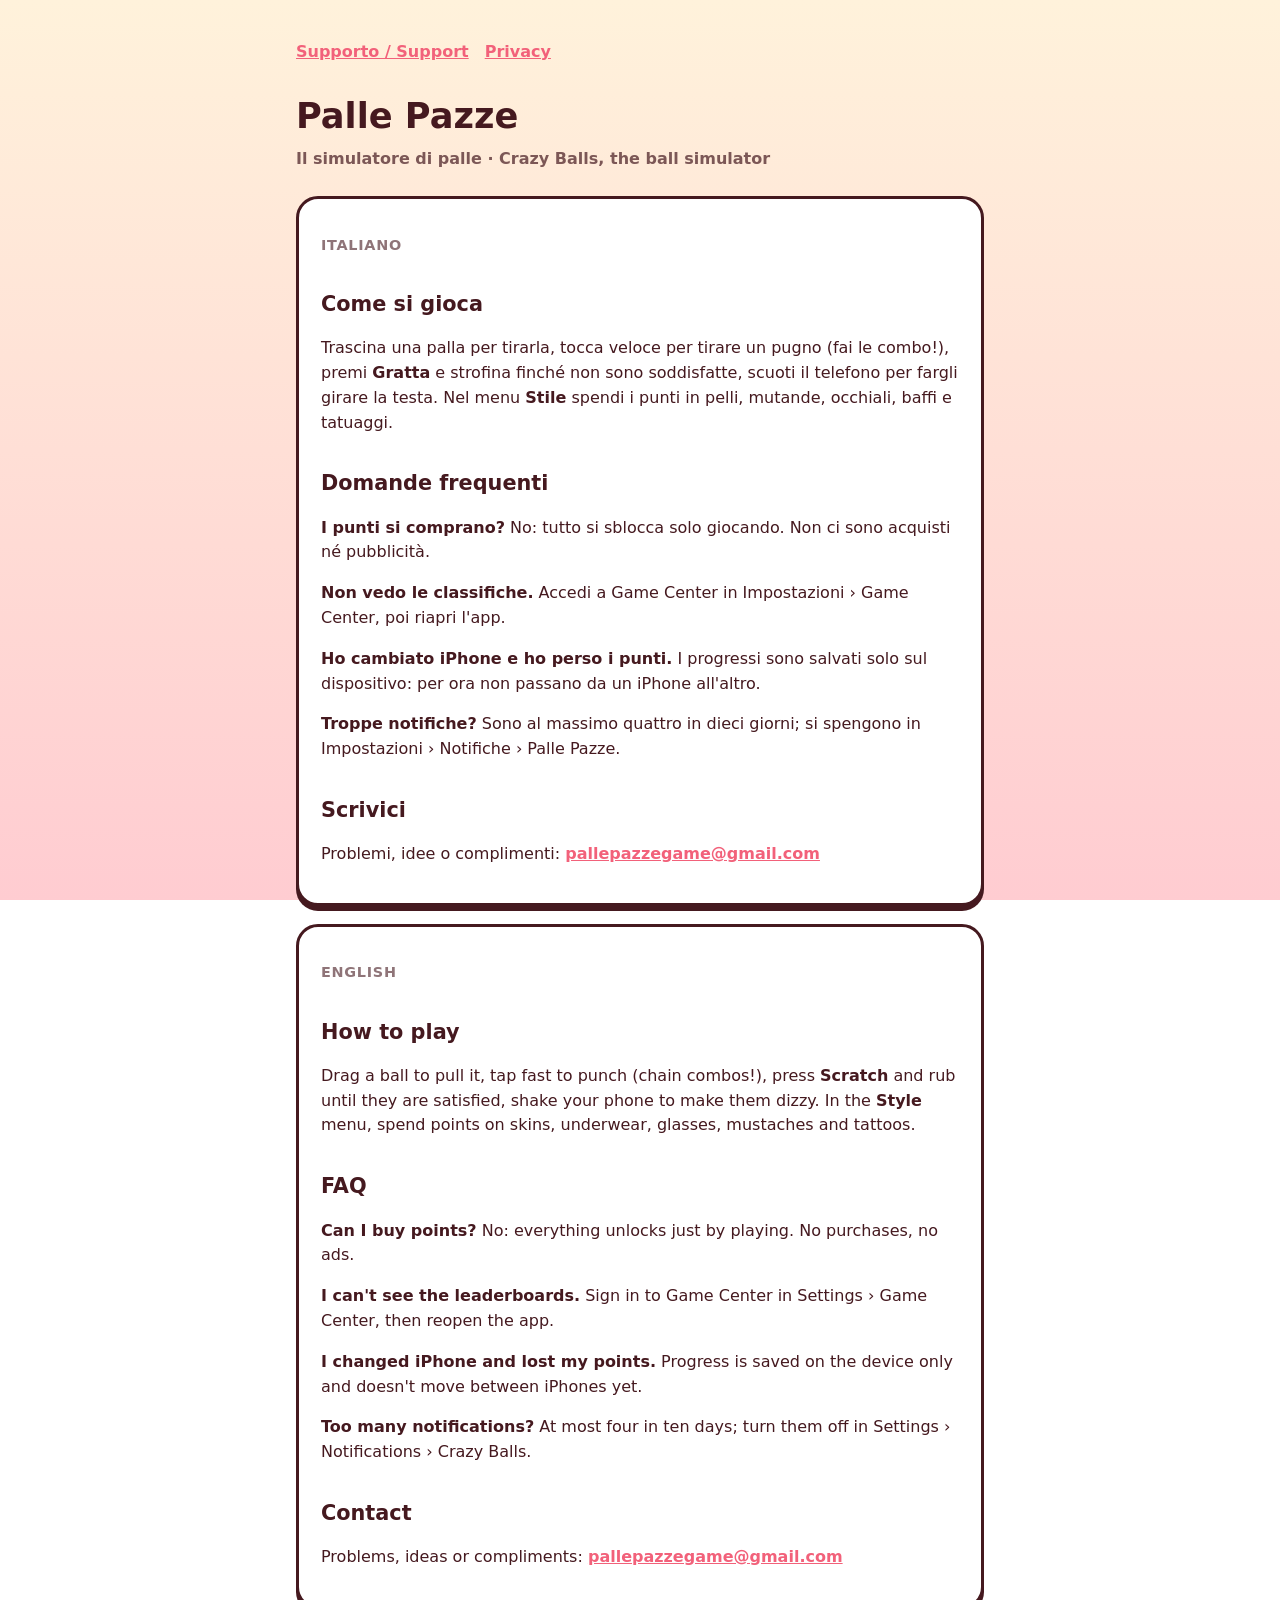
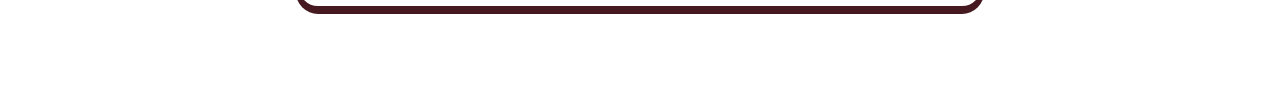
<file: index.html>
<!doctype html>
<html lang="it"><head><meta charset="utf-8"><meta name="viewport" content="width=device-width, initial-scale=1">
<title>Palle Pazze – Supporto</title><link rel="stylesheet" href="style.css"></head>
<body><main>
<nav><a href="index.html">Supporto / Support</a><a href="privacy.html">Privacy</a></nav>
<h1>Palle Pazze</h1>
<p class="sub">Il simulatore di palle · Crazy Balls, the ball simulator</p>

<div class="card">
<p class="lang">Italiano</p>
<h2>Come si gioca</h2>
<p>Trascina una palla per tirarla, tocca veloce per tirare un pugno (fai le combo!), premi <b>Gratta</b> e strofina
finché non sono soddisfatte, scuoti il telefono per fargli girare la testa. Nel menu <b>Stile</b> spendi i punti in
pelli, mutande, occhiali, baffi e tatuaggi.</p>
<h2>Domande frequenti</h2>
<p><b>I punti si comprano?</b> No: tutto si sblocca solo giocando. Non ci sono acquisti né pubblicità.</p>
<p><b>Non vedo le classifiche.</b> Accedi a Game Center in Impostazioni › Game Center, poi riapri l'app.</p>
<p><b>Ho cambiato iPhone e ho perso i punti.</b> I progressi sono salvati solo sul dispositivo: per ora non passano da un iPhone all'altro.</p>
<p><b>Troppe notifiche?</b> Sono al massimo quattro in dieci giorni; si spengono in Impostazioni › Notifiche › Palle Pazze.</p>
<h2>Scrivici</h2>
<p>Problemi, idee o complimenti: <a href="mailto:pallepazzegame@gmail.com">pallepazzegame@gmail.com</a></p>
</div>

<div class="card">
<p class="lang">English</p>
<h2>How to play</h2>
<p>Drag a ball to pull it, tap fast to punch (chain combos!), press <b>Scratch</b> and rub until they are satisfied,
shake your phone to make them dizzy. In the <b>Style</b> menu, spend points on skins, underwear, glasses,
mustaches and tattoos.</p>
<h2>FAQ</h2>
<p><b>Can I buy points?</b> No: everything unlocks just by playing. No purchases, no ads.</p>
<p><b>I can't see the leaderboards.</b> Sign in to Game Center in Settings › Game Center, then reopen the app.</p>
<p><b>I changed iPhone and lost my points.</b> Progress is saved on the device only and doesn't move between iPhones yet.</p>
<p><b>Too many notifications?</b> At most four in ten days; turn them off in Settings › Notifications › Crazy Balls.</p>
<h2>Contact</h2>
<p>Problems, ideas or compliments: <a href="mailto:pallepazzegame@gmail.com">pallepazzegame@gmail.com</a></p>
</div>
</main></body></html>
</file>
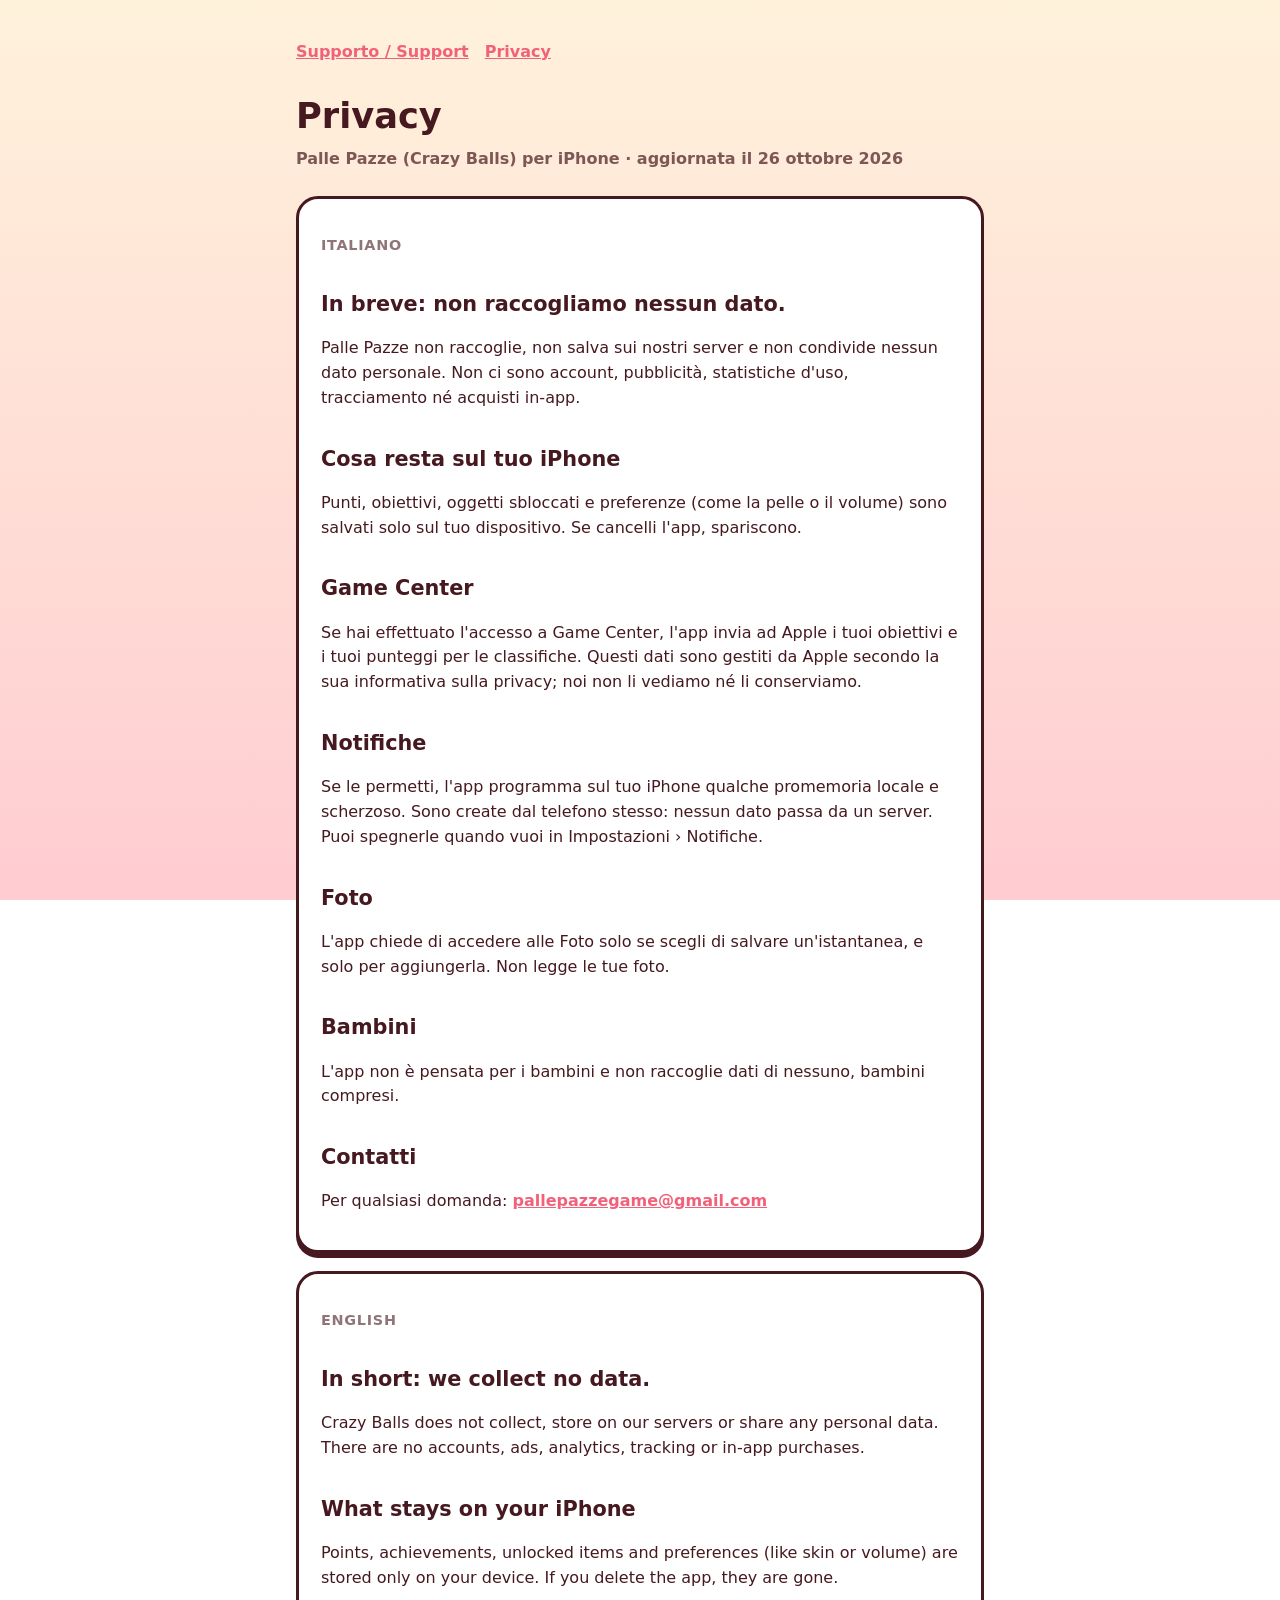
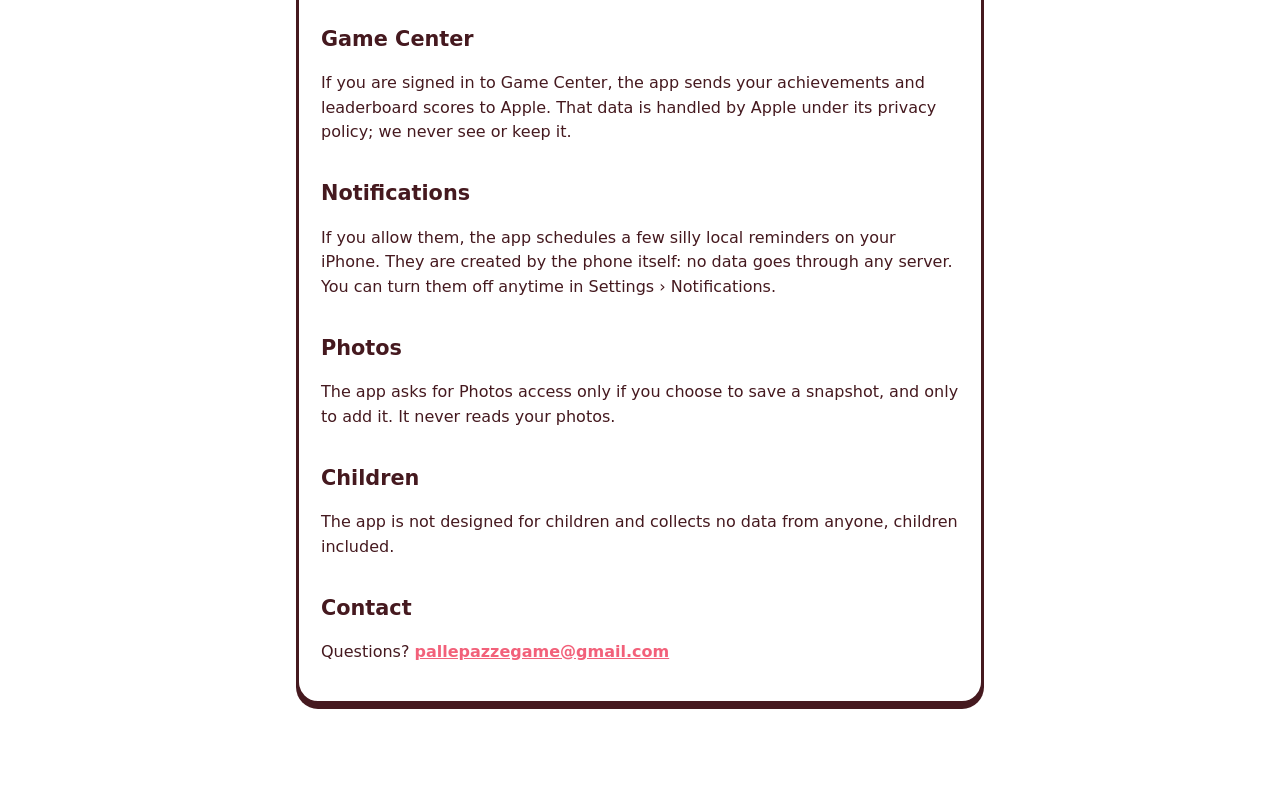
<file: privacy.html>
<!doctype html>
<html lang="it"><head><meta charset="utf-8"><meta name="viewport" content="width=device-width, initial-scale=1">
<title>Palle Pazze – Privacy</title><link rel="stylesheet" href="style.css"></head>
<body><main>
<nav><a href="index.html">Supporto / Support</a><a href="privacy.html">Privacy</a></nav>
<h1>Privacy</h1>
<p class="sub">Palle Pazze (Crazy Balls) per iPhone · aggiornata il 26 ottobre 2026</p>

<div class="card">
<p class="lang">Italiano</p>
<h2>In breve: non raccogliamo nessun dato.</h2>
<p>Palle Pazze non raccoglie, non salva sui nostri server e non condivide nessun dato personale. Non ci sono account,
pubblicità, statistiche d'uso, tracciamento né acquisti in-app.</p>
<h2>Cosa resta sul tuo iPhone</h2>
<p>Punti, obiettivi, oggetti sbloccati e preferenze (come la pelle o il volume) sono salvati solo sul tuo dispositivo.
Se cancelli l'app, spariscono.</p>
<h2>Game Center</h2>
<p>Se hai effettuato l'accesso a Game Center, l'app invia ad Apple i tuoi obiettivi e i tuoi punteggi per le classifiche.
Questi dati sono gestiti da Apple secondo la sua informativa sulla privacy; noi non li vediamo né li conserviamo.</p>
<h2>Notifiche</h2>
<p>Se le permetti, l'app programma sul tuo iPhone qualche promemoria locale e scherzoso. Sono create dal telefono stesso:
nessun dato passa da un server. Puoi spegnerle quando vuoi in Impostazioni › Notifiche.</p>
<h2>Foto</h2>
<p>L'app chiede di accedere alle Foto solo se scegli di salvare un'istantanea, e solo per aggiungerla. Non legge le tue foto.</p>
<h2>Bambini</h2>
<p>L'app non è pensata per i bambini e non raccoglie dati di nessuno, bambini compresi.</p>
<h2>Contatti</h2>
<p>Per qualsiasi domanda: <a href="mailto:pallepazzegame@gmail.com">pallepazzegame@gmail.com</a></p>
</div>

<div class="card">
<p class="lang">English</p>
<h2>In short: we collect no data.</h2>
<p>Crazy Balls does not collect, store on our servers or share any personal data. There are no accounts, ads,
analytics, tracking or in-app purchases.</p>
<h2>What stays on your iPhone</h2>
<p>Points, achievements, unlocked items and preferences (like skin or volume) are stored only on your device.
If you delete the app, they are gone.</p>
<h2>Game Center</h2>
<p>If you are signed in to Game Center, the app sends your achievements and leaderboard scores to Apple. That data is
handled by Apple under its privacy policy; we never see or keep it.</p>
<h2>Notifications</h2>
<p>If you allow them, the app schedules a few silly local reminders on your iPhone. They are created by the phone itself:
no data goes through any server. You can turn them off anytime in Settings › Notifications.</p>
<h2>Photos</h2>
<p>The app asks for Photos access only if you choose to save a snapshot, and only to add it. It never reads your photos.</p>
<h2>Children</h2>
<p>The app is not designed for children and collects no data from anyone, children included.</p>
<h2>Contact</h2>
<p>Questions? <a href="mailto:pallepazzegame@gmail.com">pallepazzegame@gmail.com</a></p>
</div>
</main></body></html>
</file>
<file: style.css>
:root { --ink:#45191f; --accent:#f2617a; --bg1:#fff2db; --bg2:#ffccd1; }
* { box-sizing:border-box; }
body { margin:0; font-family: ui-rounded, "SF Pro Rounded", system-ui, -apple-system, sans-serif; color:var(--ink);
  background: linear-gradient(var(--bg1), var(--bg2)) fixed; line-height:1.55; }
main { max-width: 720px; margin: 0 auto; padding: 40px 16px 64px; }
h1 { font-size: 2.2rem; margin: 0 0 4px; font-weight: 900; }
h2 { font-size: 1.3rem; margin: 32px 0 8px; font-weight: 900; }
.card { background:#fff; border:3px solid var(--ink); border-radius:22px; padding:20px 22px; box-shadow:0 5px 0 var(--ink); margin: 18px 0; }
.sub { opacity:.7; font-weight:700; margin:0 0 24px; }
a { color: var(--accent); font-weight: 800; }
nav { display:flex; gap:16px; margin-bottom:24px; font-weight:800; }
.lang { opacity:.6; font-size:.9rem; font-weight:800; text-transform:uppercase; letter-spacing:.05em; }
</file>
